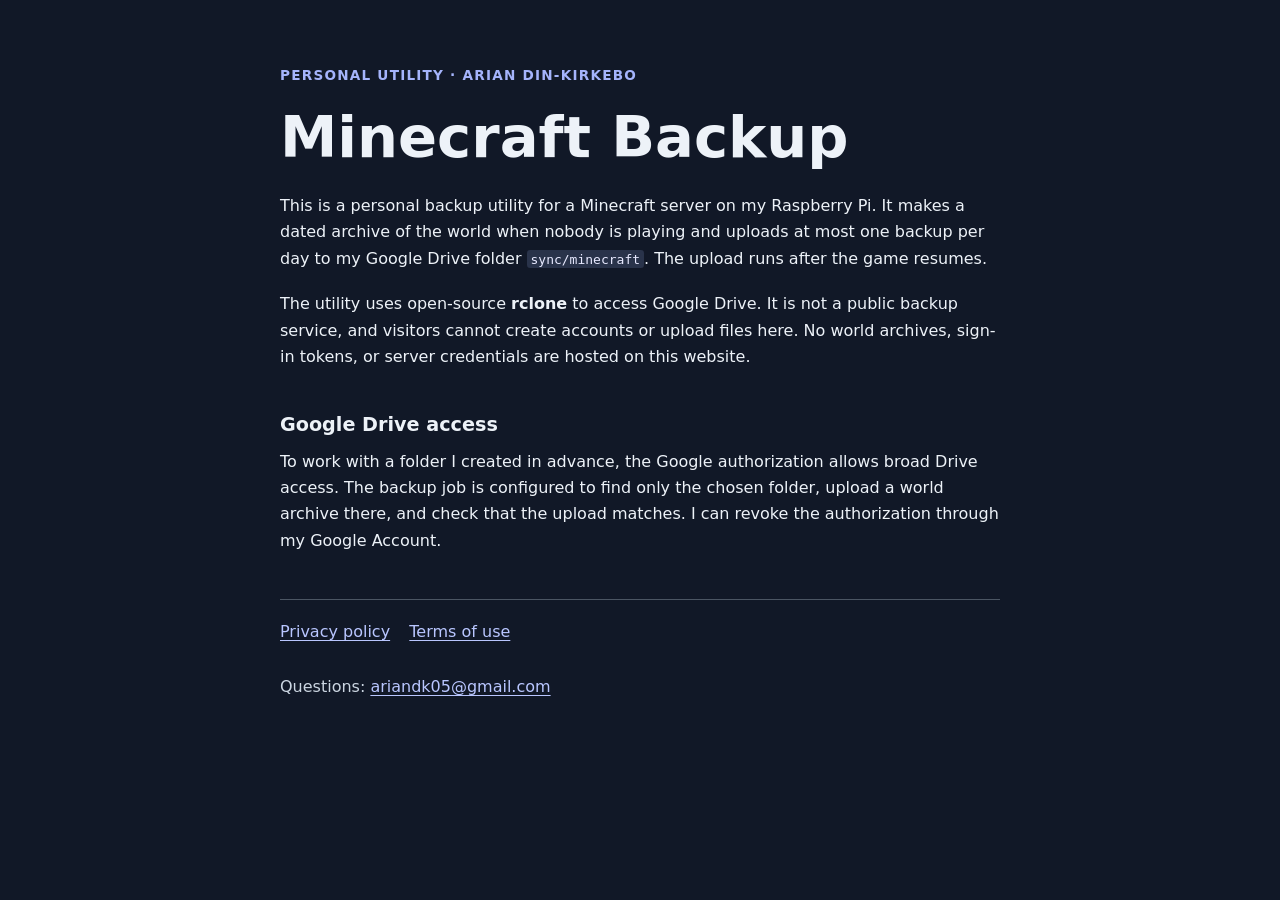
<file: minecraft-backup/index.html>
<!doctype html>
<html lang="en">
<head>
  <meta charset="utf-8">
  <meta name="viewport" content="width=device-width, initial-scale=1">
  <title>Minecraft Backup · Arian Din-Kirkebo</title>
  <meta name="description" content="Information about Arian Din-Kirkebo's private Minecraft world backup integration with Google Drive.">
  <link rel="stylesheet" href="style.css">
</head>
<body>
  <main>
    <p class="eyebrow">Personal utility · Arian Din-Kirkebo</p>
    <h1>Minecraft Backup</h1>
    <p>This is a personal backup utility for a Minecraft server on my Raspberry Pi. It makes a dated archive of the world when nobody is playing and uploads at most one backup per day to my Google Drive folder <code>sync/minecraft</code>. The upload runs after the game resumes.</p>
    <p>The utility uses open-source <strong>rclone</strong> to access Google Drive. It is not a public backup service, and visitors cannot create accounts or upload files here. No world archives, sign-in tokens, or server credentials are hosted on this website.</p>
    <h2>Google Drive access</h2>
    <p>To work with a folder I created in advance, the Google authorization allows broad Drive access. The backup job is configured to find only the chosen folder, upload a world archive there, and check that the upload matches. I can revoke the authorization through my Google Account.</p>
    <nav aria-label="App information">
      <a href="privacy.html">Privacy policy</a>
      <a href="terms.html">Terms of use</a>
    </nav>
    <p class="contact">Questions: <a href="mailto:ariandk05@gmail.com">ariandk05@gmail.com</a></p>
  </main>
</body>
</html>
</file>
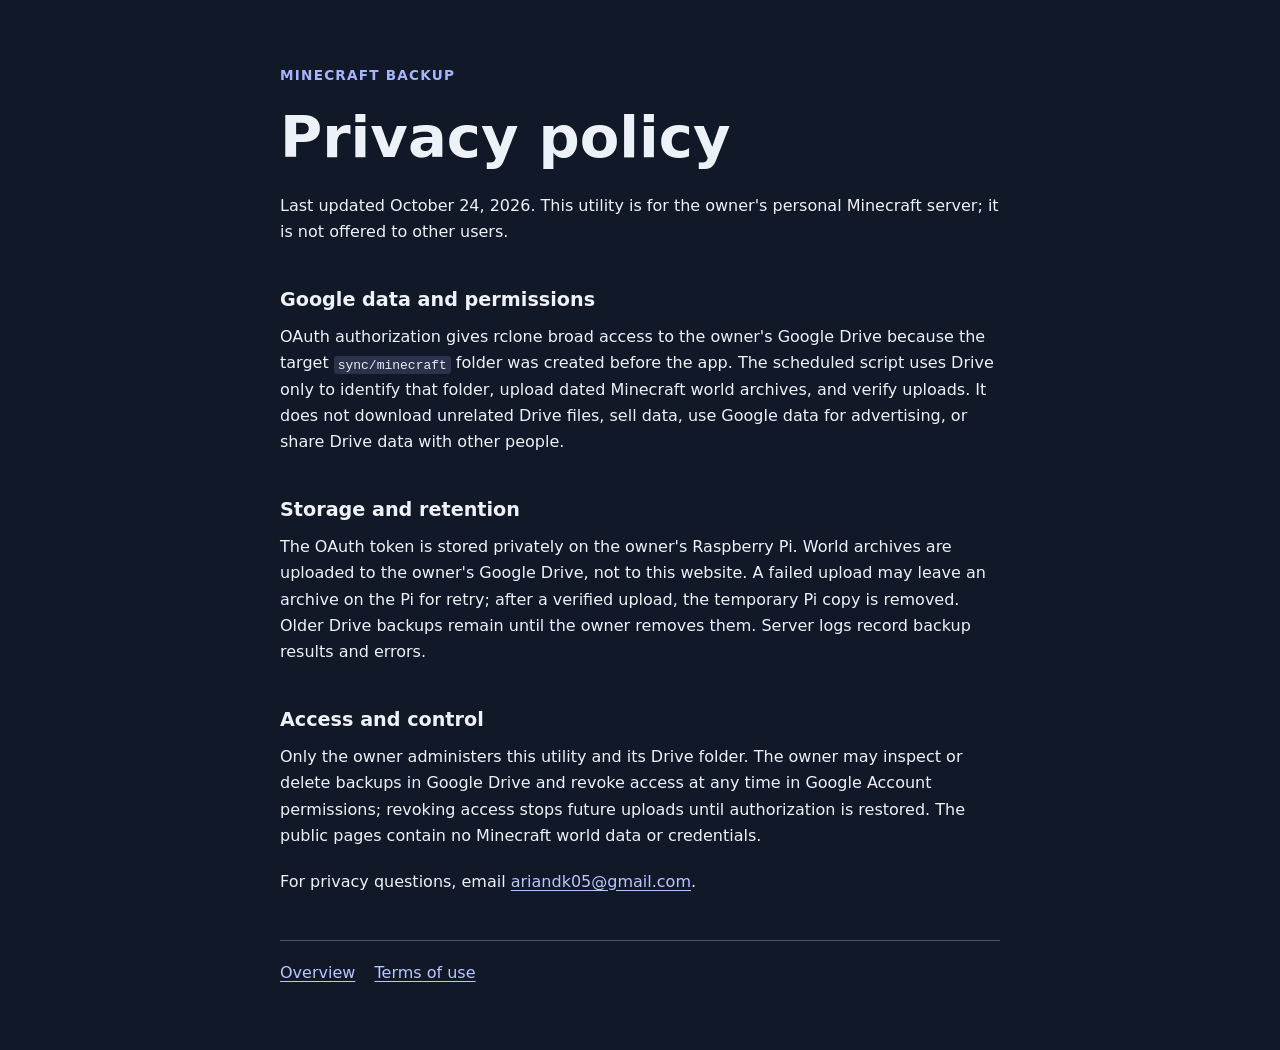
<file: minecraft-backup/privacy.html>
<!doctype html>
<html lang="en">
<head>
  <meta charset="utf-8">
  <meta name="viewport" content="width=device-width, initial-scale=1">
  <title>Privacy policy · Minecraft Backup</title>
  <link rel="stylesheet" href="style.css">
</head>
<body>
  <main>
    <p class="eyebrow">Minecraft Backup</p>
    <h1>Privacy policy</h1>
    <p>Last updated October 24, 2026. This utility is for the owner's personal Minecraft server; it is not offered to other users.</p>
    <h2>Google data and permissions</h2>
    <p>OAuth authorization gives rclone broad access to the owner's Google Drive because the target <code>sync/minecraft</code> folder was created before the app. The scheduled script uses Drive only to identify that folder, upload dated Minecraft world archives, and verify uploads. It does not download unrelated Drive files, sell data, use Google data for advertising, or share Drive data with other people.</p>
    <h2>Storage and retention</h2>
    <p>The OAuth token is stored privately on the owner's Raspberry Pi. World archives are uploaded to the owner's Google Drive, not to this website. A failed upload may leave an archive on the Pi for retry; after a verified upload, the temporary Pi copy is removed. Older Drive backups remain until the owner removes them. Server logs record backup results and errors.</p>
    <h2>Access and control</h2>
    <p>Only the owner administers this utility and its Drive folder. The owner may inspect or delete backups in Google Drive and revoke access at any time in Google Account permissions; revoking access stops future uploads until authorization is restored. The public pages contain no Minecraft world data or credentials.</p>
    <p>For privacy questions, email <a href="mailto:ariandk05@gmail.com">ariandk05@gmail.com</a>.</p>
    <nav aria-label="App information"><a href="index.html">Overview</a><a href="terms.html">Terms of use</a></nav>
  </main>
</body>
</html>
</file>
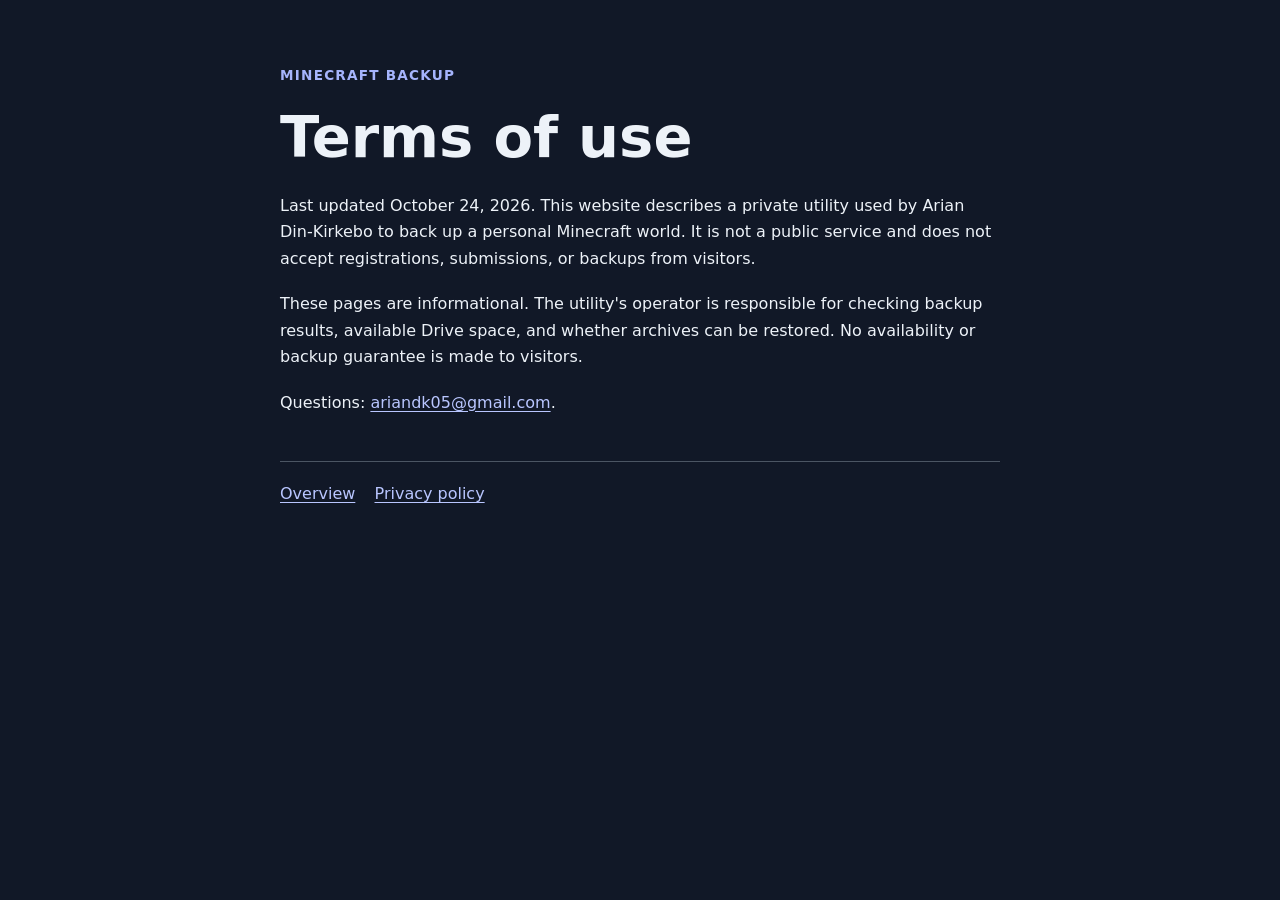
<file: minecraft-backup/terms.html>
<!doctype html>
<html lang="en">
<head>
  <meta charset="utf-8">
  <meta name="viewport" content="width=device-width, initial-scale=1">
  <title>Terms of use · Minecraft Backup</title>
  <link rel="stylesheet" href="style.css">
</head>
<body>
  <main>
    <p class="eyebrow">Minecraft Backup</p>
    <h1>Terms of use</h1>
    <p>Last updated October 24, 2026. This website describes a private utility used by Arian Din-Kirkebo to back up a personal Minecraft world. It is not a public service and does not accept registrations, submissions, or backups from visitors.</p>
    <p>These pages are informational. The utility's operator is responsible for checking backup results, available Drive space, and whether archives can be restored. No availability or backup guarantee is made to visitors.</p>
    <p>Questions: <a href="mailto:ariandk05@gmail.com">ariandk05@gmail.com</a>.</p>
    <nav aria-label="App information"><a href="index.html">Overview</a><a href="privacy.html">Privacy policy</a></nav>
  </main>
</body>
</html>
</file>
<file: minecraft-backup/style.css>
:root { color-scheme: light dark; font-family: system-ui, -apple-system, "Segoe UI", sans-serif; }
body { margin: 0; padding: 4rem 1.5rem; background: #111827; color: #edf2f8; line-height: 1.65; }
main { max-width: 45rem; margin: 0 auto; }
h1 { font-size: clamp(2.25rem, 7vw, 3.6rem); line-height: 1.1; margin: .4rem 0 1.5rem; }
h2 { font-size: 1.2rem; margin: 2.4rem 0 .5rem; }
p { margin: 0 0 1.2rem; }
.eyebrow { color: #a5b4fc; font-weight: 700; font-size: .85rem; letter-spacing: .09em; text-transform: uppercase; }
a { color: #b9c6ff; text-underline-offset: .2em; }
a:hover, a:focus-visible { color: #fff; }
nav { display: flex; flex-wrap: wrap; gap: 1.2rem; border-top: 1px solid #4b5563; padding-top: 1.2rem; margin-top: 2.8rem; }
.contact { margin-top: 1.8rem; color: #cbd5e1; }
code { color: #e8eaff; background: #29334a; padding: .13em .3em; border-radius: .25em; }
</file>
